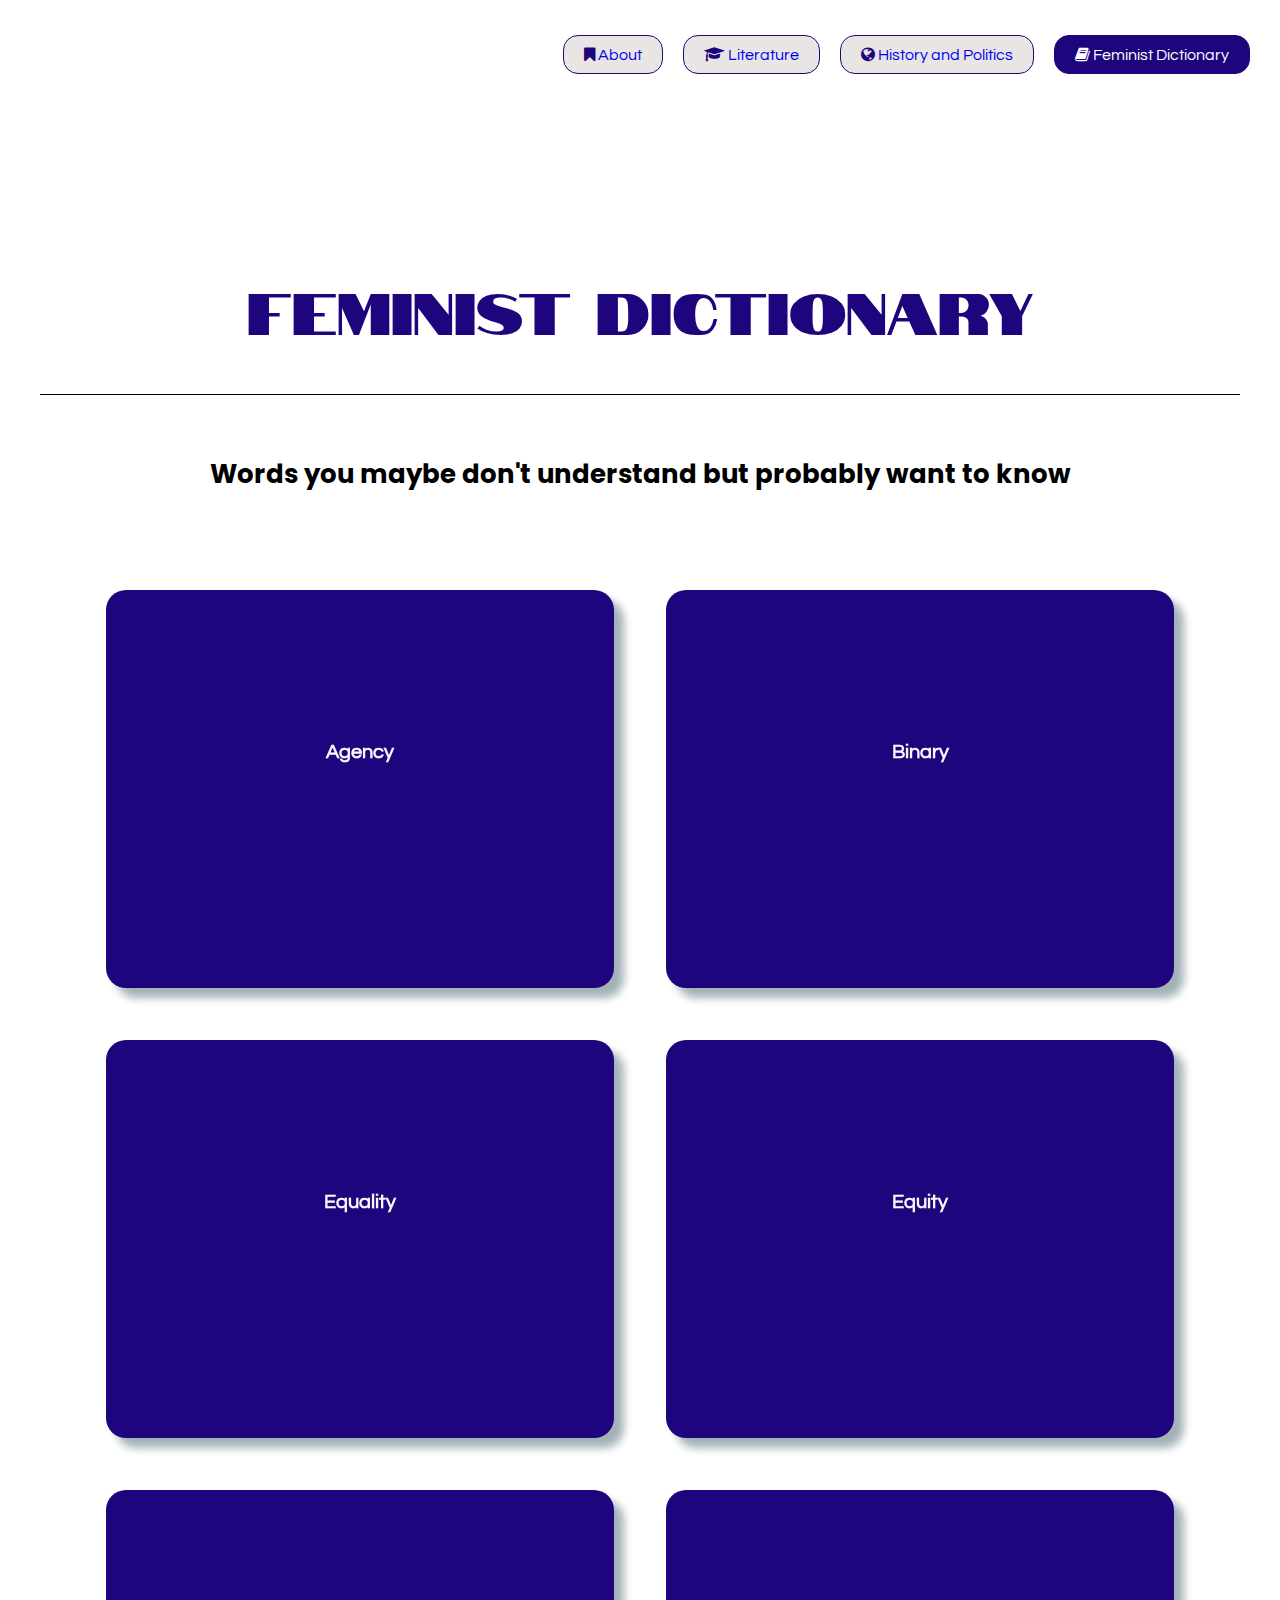
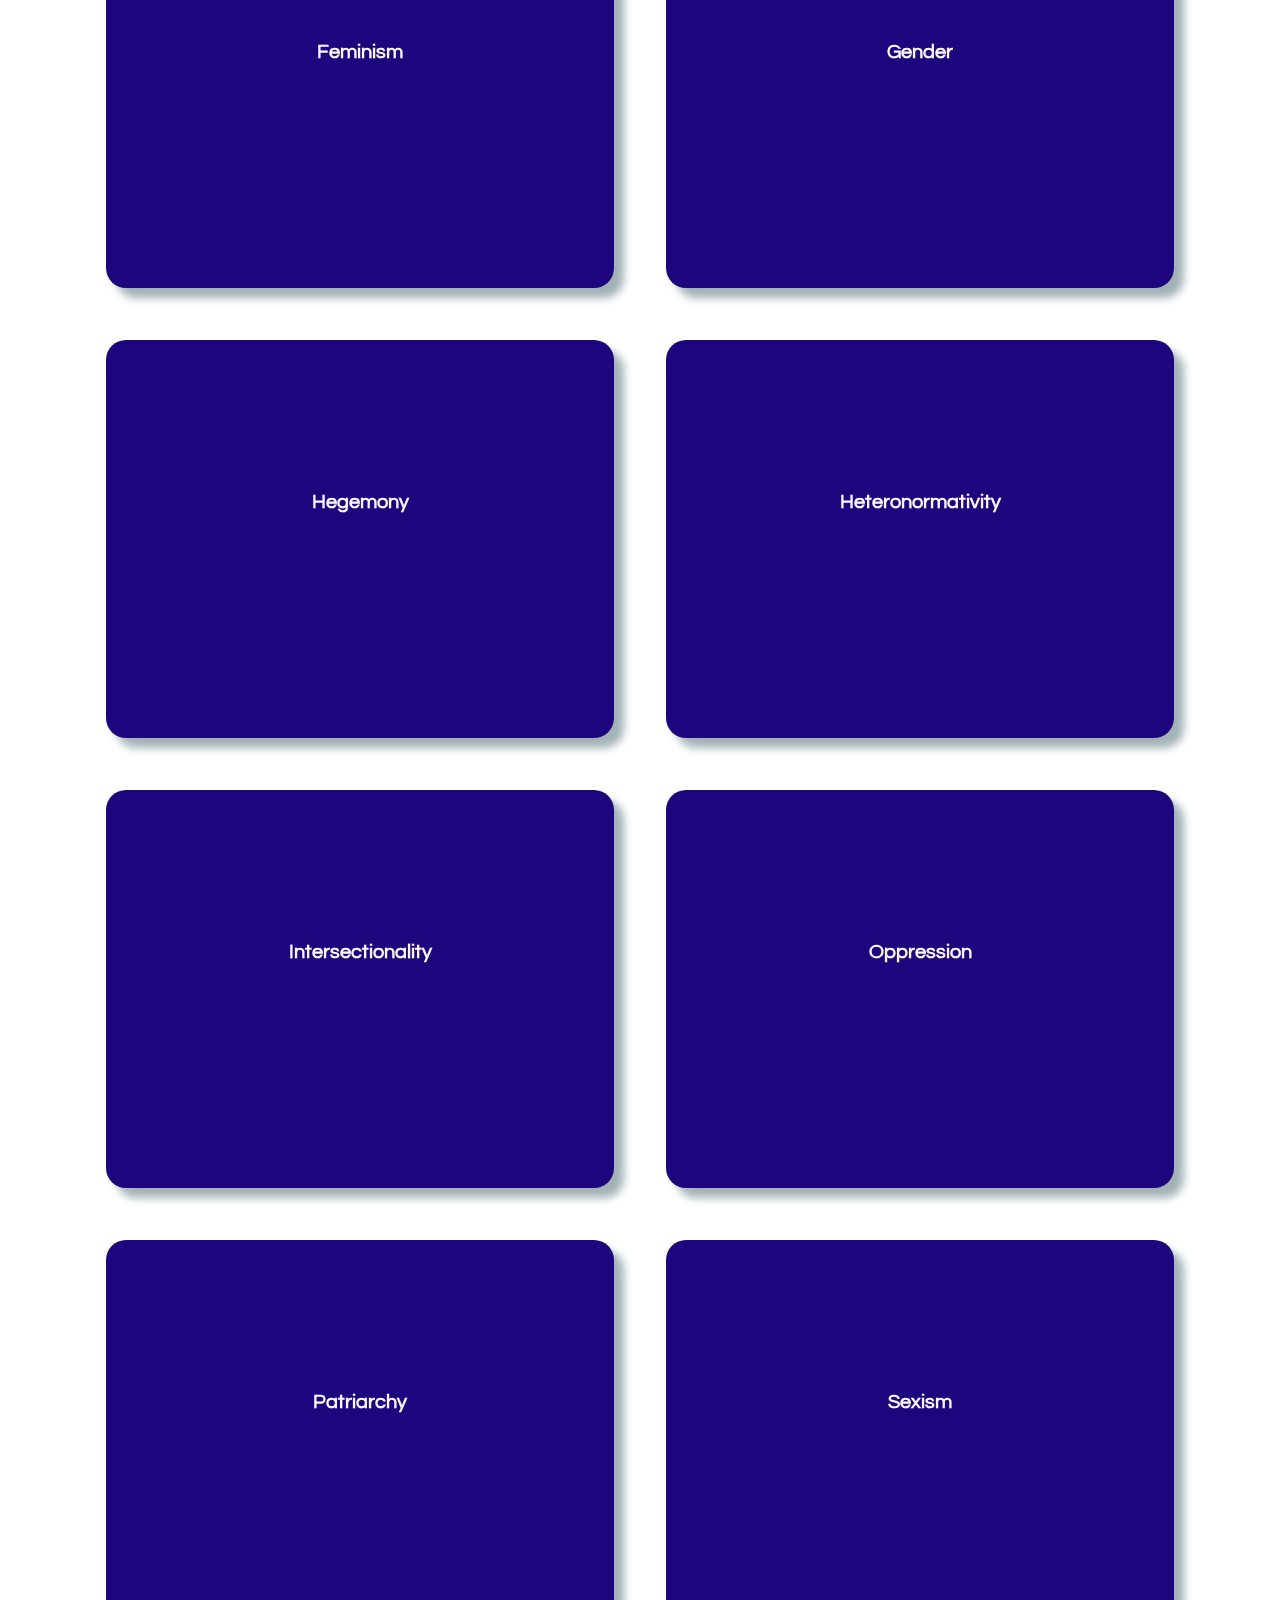
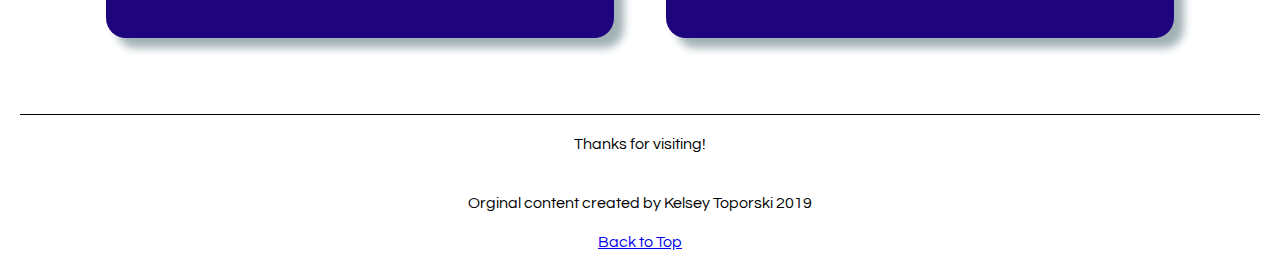
<file: femdict.html>
<!DOCTYPE html>
<html lang="en">
<head>
  <meta charset="UTF-8">

  <meta name="viewport" content="width=device-width, initial-scale=1.0">

  <!-- connects to the stylesheets -->
  <link rel="stylesheet" href="css/reset.css">
  <link rel="stylesheet" href="css/style.css">

  <!-- connect to a Google font -->
  <link href="https://fonts.googleapis.com/css?family=Monoton" rel="stylesheet">
  <link href="https://fonts.googleapis.com/css?family=Notable" rel="stylesheet">
  <link href="https://fonts.googleapis.com/css?family=Poppins" rel="stylesheet">
  <link href="https://fonts.googleapis.com/css?family=Questrial" rel="stylesheet">
  <!-- connect to a Font Aweseom font -->
  <link rel="stylesheet" href="https://cdnjs.cloudflare.com/ajax/libs/font-awesome/4.7.0/css/font-awesome.min.css">
  <!-- connect to a favicon -->

  <title>Women's Web - Dictionary</title>
</head>

<body>
  <a href="#content" class="skip">Skip to main content</a>
  <header>
    <nav>
        <ul>
          <li><a href="index.html"><i class="fa fa-bookmark"></i> About</a></li>
          <li><a href="literature.html"><i class="fa fa-graduation-cap"></i> Literature</a></li>
          <li><a href="history.html"><i class="fa fa-globe"></i> History and Politics</a></li>
          <li><a class="current" href="femdict.html"><i class="fa fa-book active"></i> Feminist Dictionary</a></li>
        </ul>
    </nav>
      <!-- definitions from meriam webster -->
      <!-- interpretations from
            The Dictionary of Feminist Theory - Maggie Humm,
            Key Concepts In Post-Colonial Studies - Ashcroft, Bill, Gareth Griffiths, and Helen Tiffin,
            or myself -->
      <!-- interpretation of equity from https://everydayfeminism.com/2014/09/equality-is-not-enough/ -->
    <h1>Feminist Dictionary</h1>
    <h3>Words you maybe don't understand but probably want to know</h3>

  </header>

  <main id= "content" tabindex="0">

      <!-- definitions from meriam webster -->
      <!-- interpretations from
            The Dictionary of Feminist Theory - Maggie Humm,
            Key Concepts In Post-Colonial Studies - Ashcroft, Bill, Gareth Griffiths, and Helen Tiffin,
            or myself -->
      <!-- interpretation of equity from https://everydayfeminism.com/2014/09/equality-is-not-enough/ -->

        <div class = "flipcards">
          <div class = "flipbox">
            <div class="flipbox-inner">
              <div class="flipbox-front">
                <h2>Agency</h2>
              </div>
              <div class="flipbox-back">
                  <h3>Definition</h3>
                    <p>the capacity, condition, or state of acting or of exerting power</p>
                  <h3>Interpretation</h3>
                    <p>
                      Agency refers to the ability to act or perform an action. In contemporary theory, it hinges on the question of whether individuals can freely and autonomously initiate action, or whether the things they do are in some sense determined by the ways in which their identity has been constructed.
                    </p>
              </div>
            </div>
          </div>
          
          <div class = "flipbox">
            <div class="flipbox-inner">
              <div class="flipbox-front">
                <h2>Binary</h2>
              </div>
              <div class = "flipbox-back">
                  <h3>Definition</h3>
                    <p>
                      a division into two groups or classes that are considered diametrically opposite
                    </p>
                  <h3>Interpretation</h3>
                    <p>
                      Two terms which are opposites. For example, rational/irrational, white/black, man/woman. The first term in a binary is often seen as superior to the second. These binaries in turn produce hierarchies of meaning which are then socially institutionalized.
                    </p>
              </div>
            </div>
          </div>
          
          <div class = "flipbox">
            <div class="flipbox-inner">
              <div class="flipbox-front">
                <h2>Equality</h2>
              </div>
            <div class = "flipbox-back">
                <h3>Definition</h3>
                  <p>
                    the quality or state of being equal (where equal is defined as like for each member of a group, class, or society)
                  </p>
                <h3>Interpretation</h3>
                  <p>
                    Equality is based on the idea that no individual should be less equal in opportunity or in human rights than any other.
                  </p>
              </div>
            </div>
          </div>
            
          <div class = "flipbox">
            <div class="flipbox-inner">
              <div class="flipbox-front">
                <h2>Equity</h2>
              </div>
            <div class = "flipbox-back">
                <h3>Definition</h3>
                  <p>
                    justice according to natural law or right
                  </p>
                <h3>Interpretation</h3>
                  <p>
                    Equity is often viewed as the same as equality, but is not. Both revolve around fairness, but while equality is about treating all people the same, equity is about giving people what they need to be successful. Equality assumes that all people start from the same place and needs the same help, and this isn't true. Some people might need more help than others, and equity is about making sure that those people get that help and get on an even playing field so equality works.
                  </p>
            </div>
          </div>
        </div>
          
          <div class = "flipbox">
            <div class="flipbox-inner">
              <div class="flipbox-front">
                <h2>Feminism</h2>
              </div>
              <div class="flipbox-back">
                  <h3>Definition</h3>
                    <p>
                      the theory of the political, economic, and social equality of the sexes
                    </p>
                  <h3>Interpretation</h3>
                    <p>
                      Feminism incorporates both a doctrine of equal rights for women and an ideology of social transformation aiming to create a world for women beyond simple social equality. This may look different for different women, e.g. a black woman and a white woman may not have the same definition of what feminism is, leading to not one but several different "feminisms" existing.
                    </p>
              </div>
            </div>
          </div>
          
          <div class = "flipbox">
            <div class="flipbox-inner">
              <div class="flipbox-front">
                <h2>Gender</h2>
              </div>
              <div class="flipbox-back">
                  <h3>Definition</h3>
                    <p>
                      the behavioral, cultural, or psychological traits typically associated with one sex
                    </p>
                  <h3>Interpretation</h3>
                    <p>
                      Contemporary feminist theory is careful to distinguish between sex and gender. Gender is often seen as a social construct - as a performance that one acts out over life, consciously or not. It is separate from a person's sex, whether or not a person's correlating gender and sex match society's chosen norms, e.g. someone who's sex is assigned as female at birth, and the person's chosen gender identity is female/woman/etc. as well.
                    </p>
              </div>
            </div>
          </div>
      
          <div class = "flipbox">
            <div class="flipbox-inner">
              <div class="flipbox-front">
                <h2>Hegemony</h2>
              </div>
              <div class="flipbox-back">
                  <h3>Definition</h3>
                    <p>
                      the social, cultural, ideological, or economic influence exerted by a dominant group
                    </p>
                  <h3>Interpretation</h3>
                    <p>
                      Fundamentally, hegemony is the power of the ruling class to convince other classes that their interests are the interests of all.  Domination is thus exerted not by force, nor even necessarily by active persuasion, but by a more subtle and inclusive power over the economy, and over state apparatuses such as education and the media, by which the ruling class's interest is presented as the common interest and thus comes to be taken for granted.
                    </p>
              </div>
            </div>
          </div>

          <div class = "flipbox">
            <div class="flipbox-inner">
              <div class="flipbox-front">
                <h2>Heteronormativity</h2>
              </div>
            <div class="flipbox-back">
              <h3>Definition</h3>
                <p>
                  the attitude that heterosexuality is the only normal and natural expression of sexuality
                </p>
              <h3>Interpretation</h3>
                <p>
                  Heteronormativity plays into several different aspects of our lives, and revolves around people believing that there isn't and shouldn't be anything outside the binary of male and female, regarding sex and gender, and that these two categories should have certain characteristics, such as males being masculine, females being nurturing, and males only being attracted to females and vice versa. Homophobia often stems from heteronormative beliefs.
                </p>
              </div>
            </div>
          </div>

          <div class = "flipbox">
            <div class="flipbox-inner">
              <div class="flipbox-front">
                <h2>Intersectionality</h2>
              </div>
              <div class="flipbox-back">
                  <h3>Definition</h3>
                    <p>
                      the complex, cumulative way in which the effects of multiple forms of discrimination (such as racism, sexism, and classism) combine, overlap, or intersect especially in the experiences of marginalized individuals or groups
                    </p>
                  <h3>interpretation</h3>
                    <p>
                      Important in the sense that people can't be narrowed down to one factor of their identity, as there are several different pieces that are part of the whole. For example, many black women feel like they are never "just a woman" or "just black", but "a black woman". This is because both identities are crucial to how they are treated by society.
                    </p>
                    <p>
                      The law does a poor job of taking intersectionality into consideration, often ignoring overlapping discrimination that comes with different identities. Again with black women as an example, the law either views them as only a woman, and bases judgement off of the discrimination white women may or may not recieve, or views them as a black person, and bases judgement off of the discrimination a black man may or may not recieve, but can't comprehend the unique dual discrimination of both of these identities.
                    </p>
                </div>
              </div>
          </div>
          
          <div class = "flipbox">
            <div class="flipbox-inner">
              <div class="flipbox-front">
                <h2>Oppression</h2>
              </div>
              <div class="flipbox-back">
                <h3>Definition</h3>
                  <p>
                    unjust or cruel exercise of authority or power
                  </p>
                <h3>Interpretation</h3>
                  <p>
                    Women's oppression is the experience of sexism as a system of domination.
                  </p>
                </div>
              </div>
          </div>

          <div class = "flipbox">
            <div class="flipbox-inner">
              <div class="flipbox-front">
                <h2>Patriarchy</h2>
              </div>
              <div class="flipbox-back">
                  <h3>Definition</h3>
                    <p>
                      control by men of a disproportionately large share of power
                    </p>
                  <h3>Interpretation</h3>
                    <p>
                      A system of male authority which oppresses women through its social, political and economic institutions. In any of the historical forms that patriarchal society takes, a sex-gender system and a system of economic discrimination operate simultaneously. Patriarchy has power from men's greater access to, and mediation of, the resources and rewards of authority structures inside and outside the home.
                    </p>
                </div>
              </div>
          </div>

          <div class = "flipbox">
            <div class="flipbox-inner">
              <div class="flipbox-front">
                <h2>Sexism</h2>
              </div>
            <div class="flipbox-back">
                <h3>Definition</h3>
                  <p>
                    prejudice or discrimination based on sex
                  </p>
                <h3>Interpretation</h3>
                  <p>
                    In conventional sociology "sex role" is a social role allocated to men and to women on a basis of biological sex. Feminist theory argues that gender associated behavior is linked arbitrarily by society to each biological sex. Women are given expressive traits and men instrumental traits. Sex roles are a form of oppression because they keep women from social activity.
                  </p>
              </div>
            </div>
          </div>
        </div>

      <script>
        var flipboxes = document.getElementsByClassName("flipbox");

        for (var i = 0; i < flipboxes.length; i++) {
            flipboxes[i].addEventListener("click", function() {
                this.querySelector(".flipbox-inner").classList.add("touchstart");
            });
        }
      </script>

  </main>

    <footer>
      <p class="thanks">
        Thanks for visiting! <i class="far fa-grin"></i>
      </p>
      <p>Orginal content created by Kelsey Toporski 2019</p>

      <a href="#top" class="tops">Back to Top</a>
    </footer>

</body>
</html>
</file>
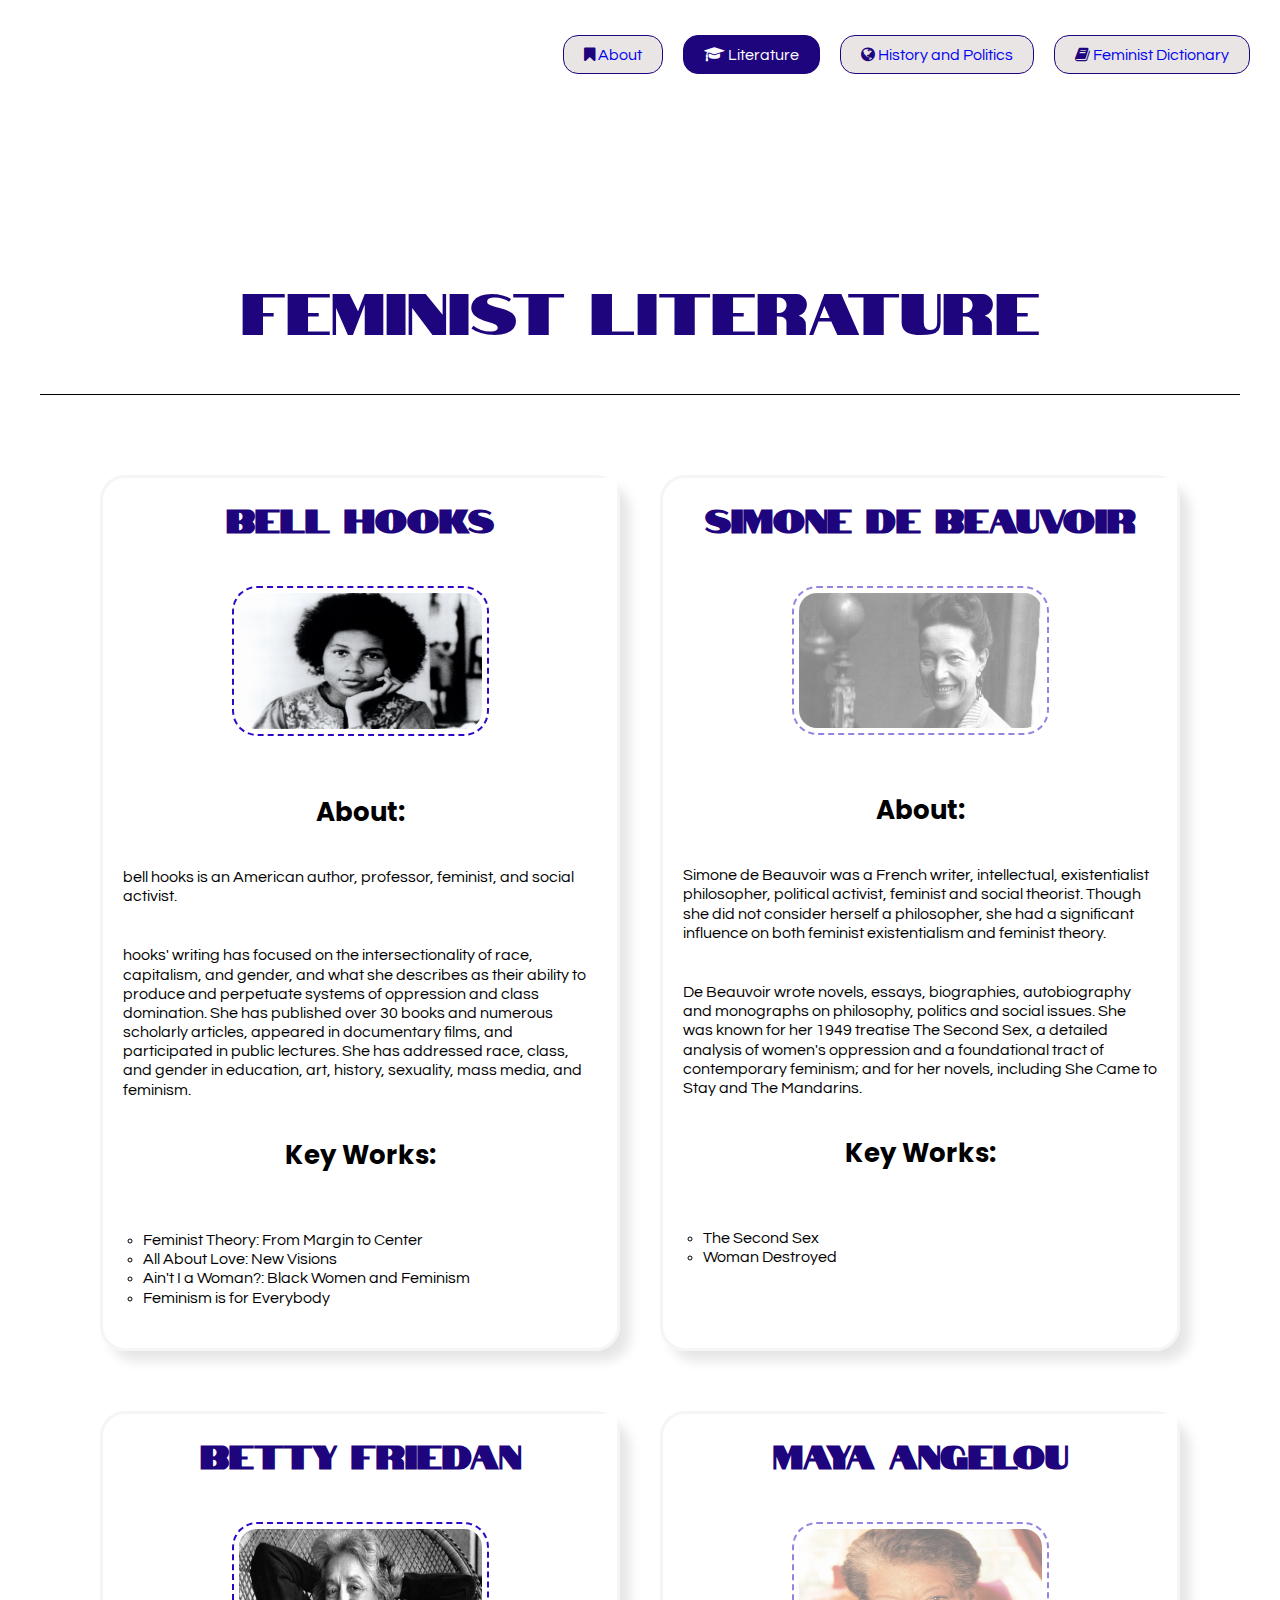
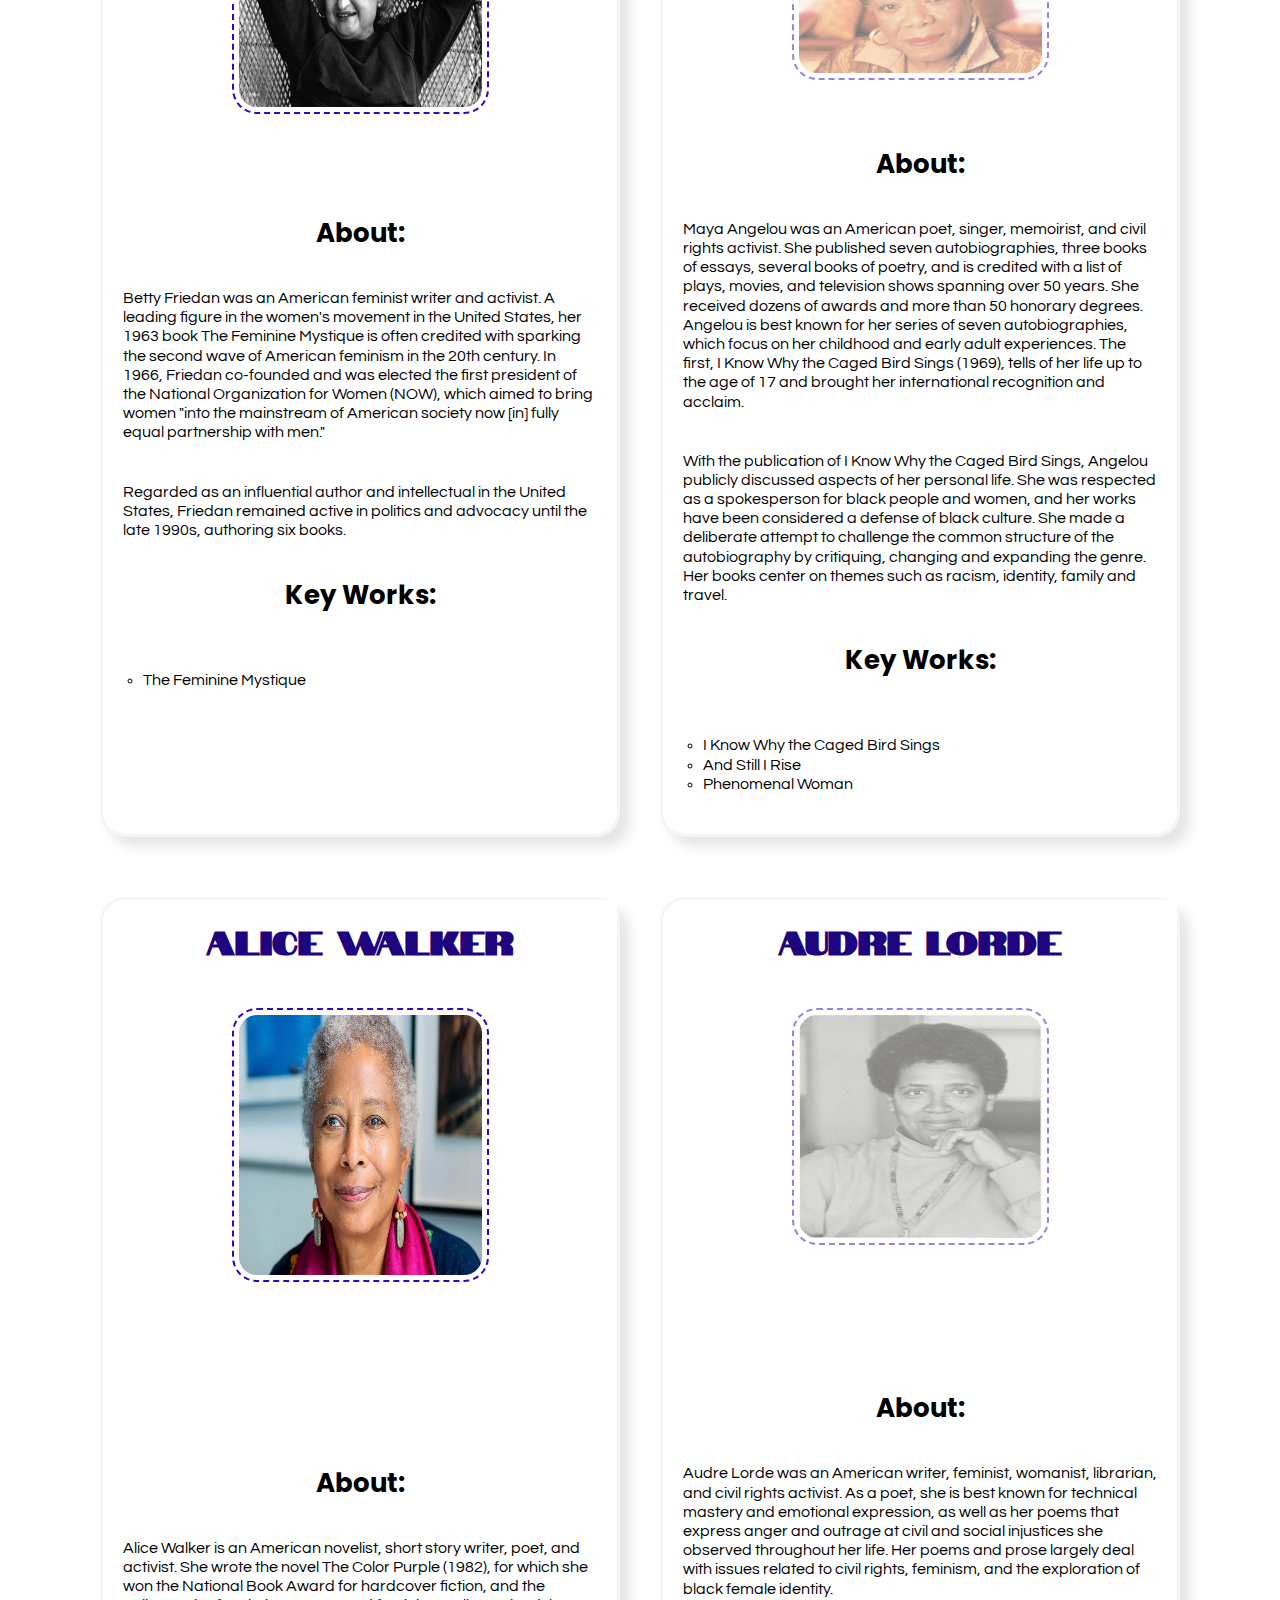
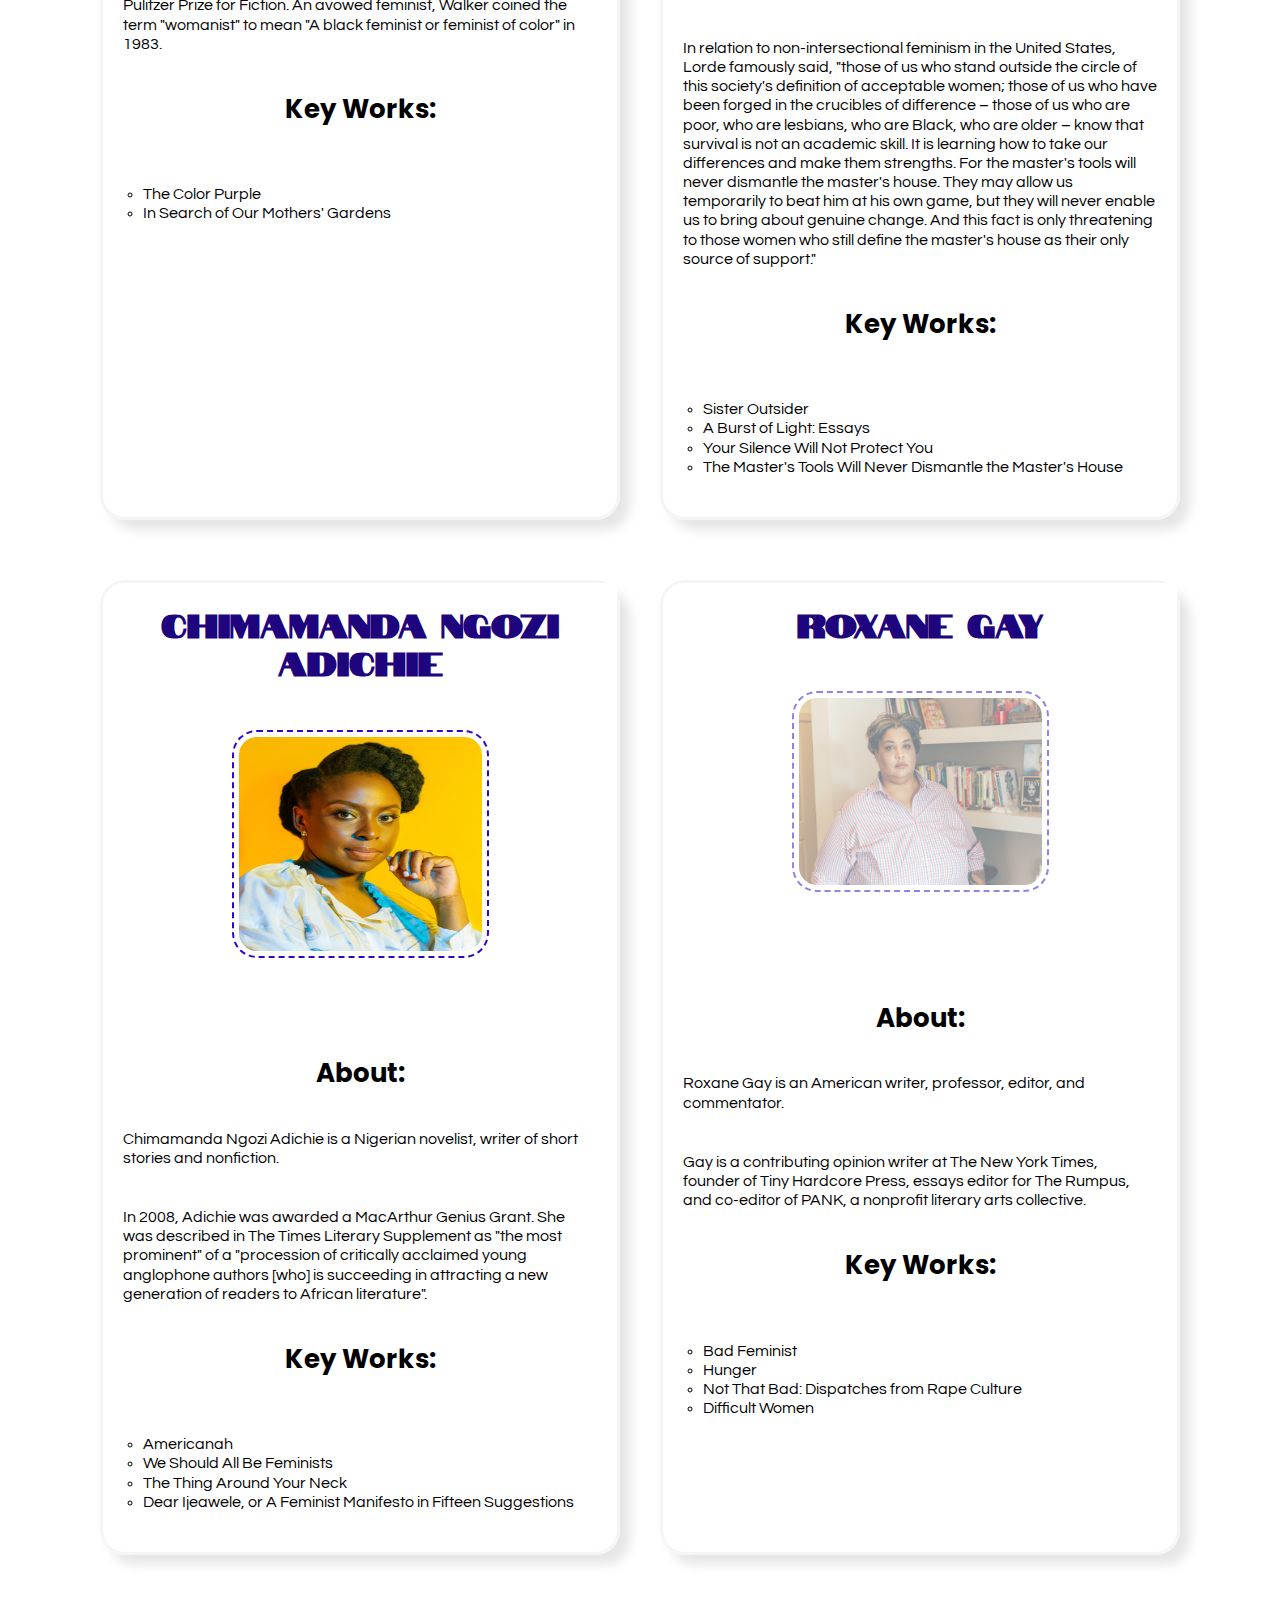
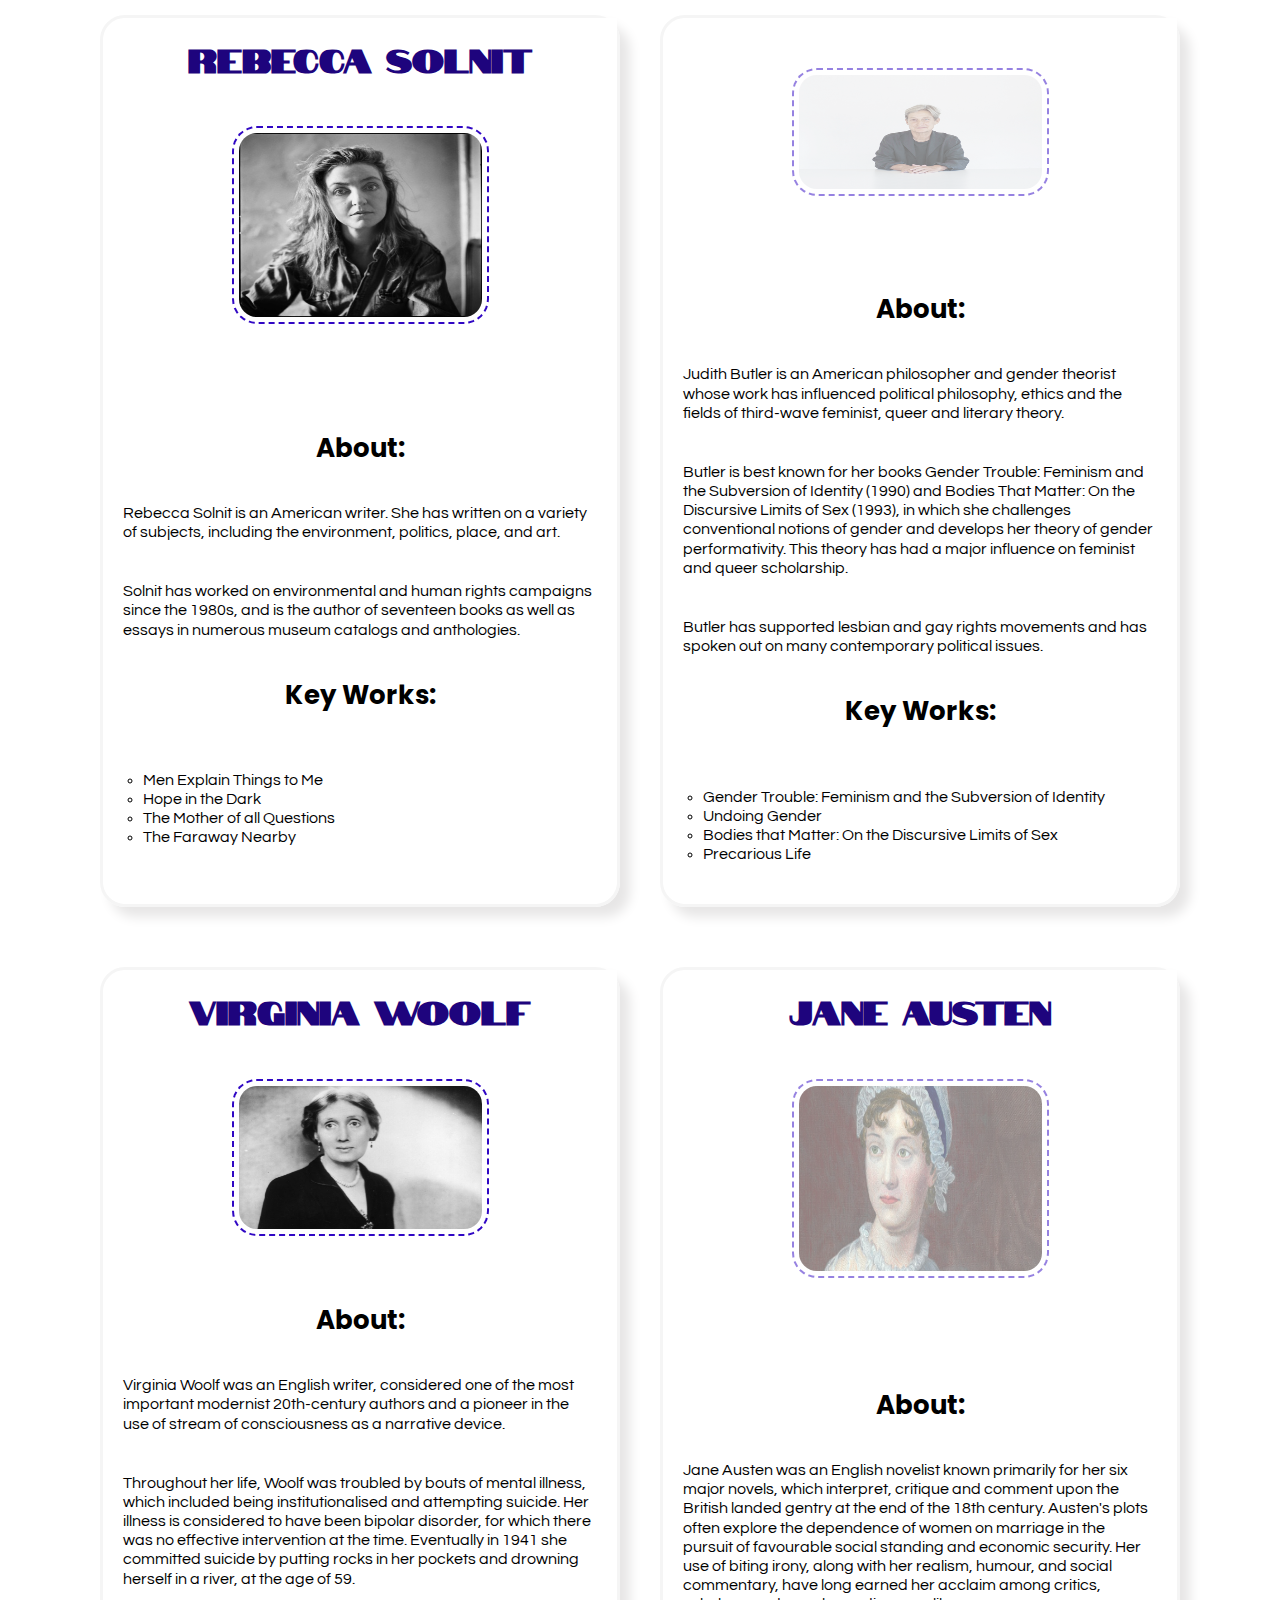
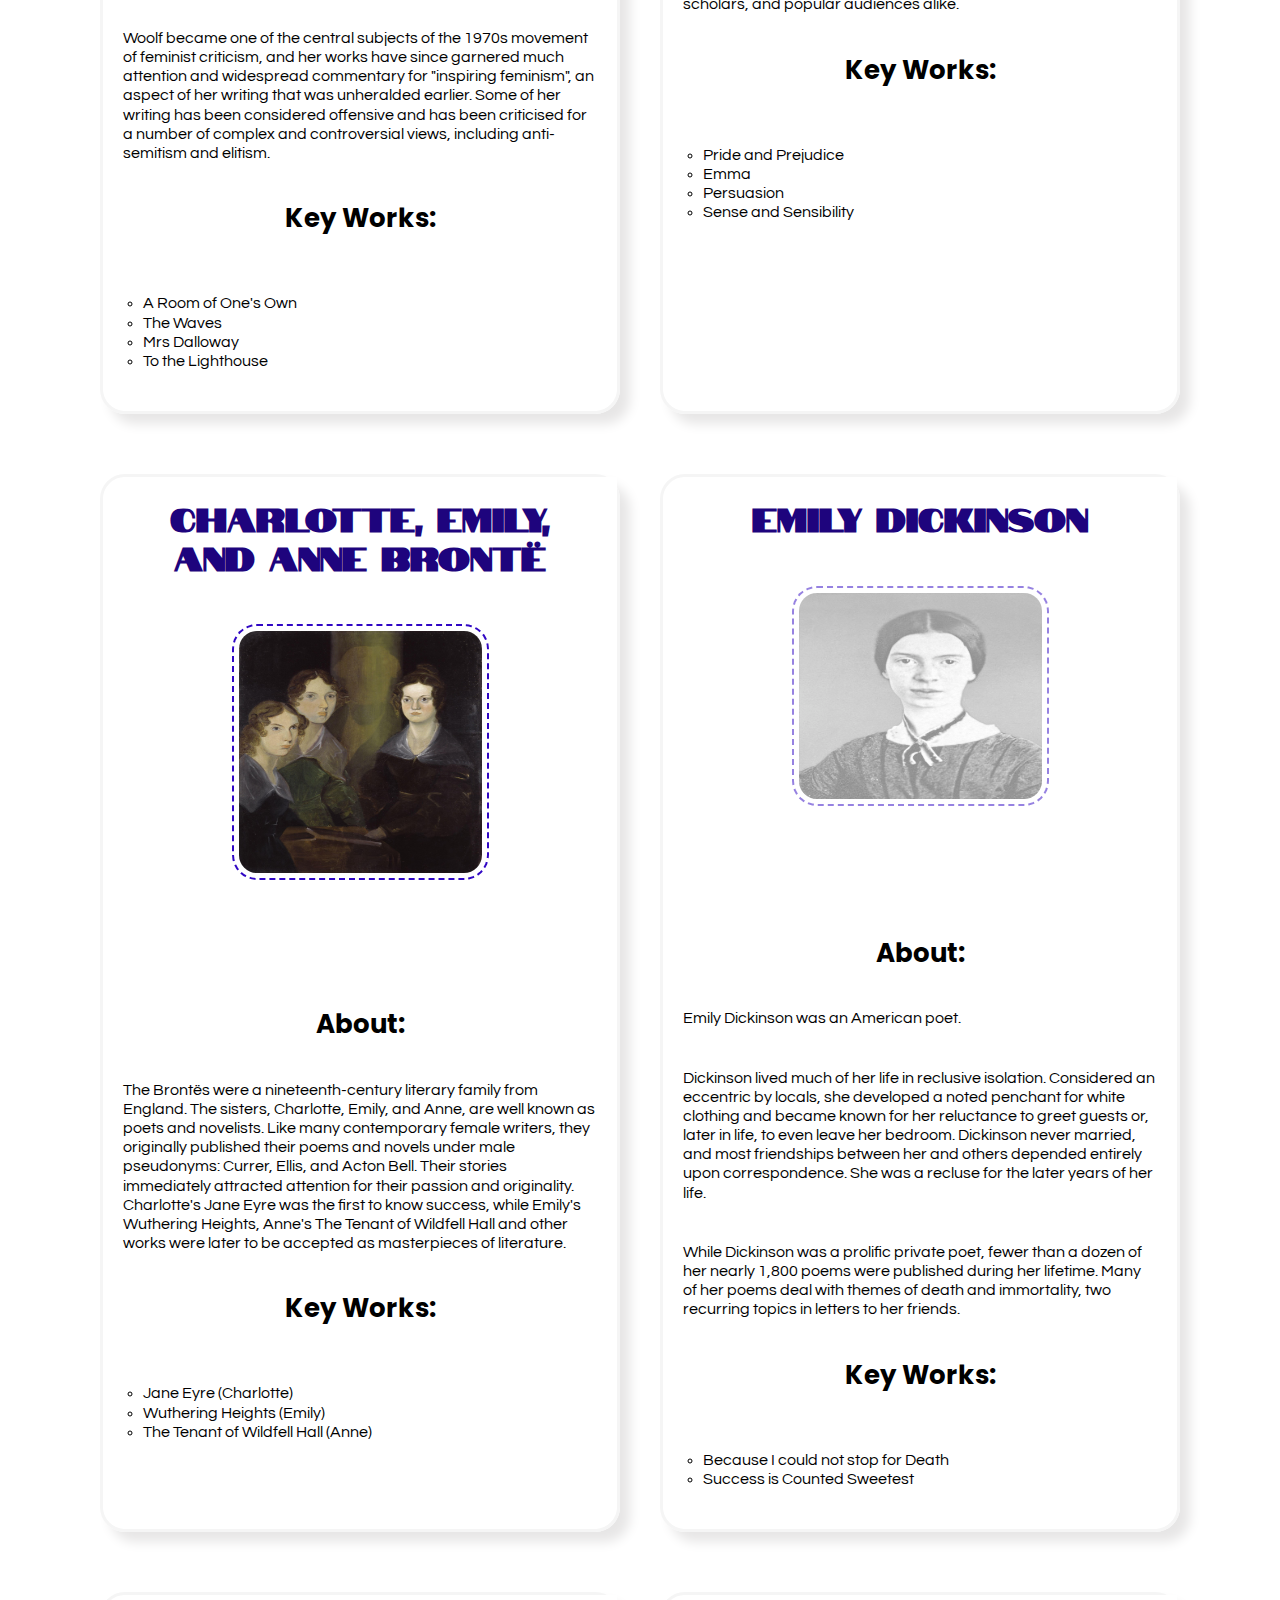
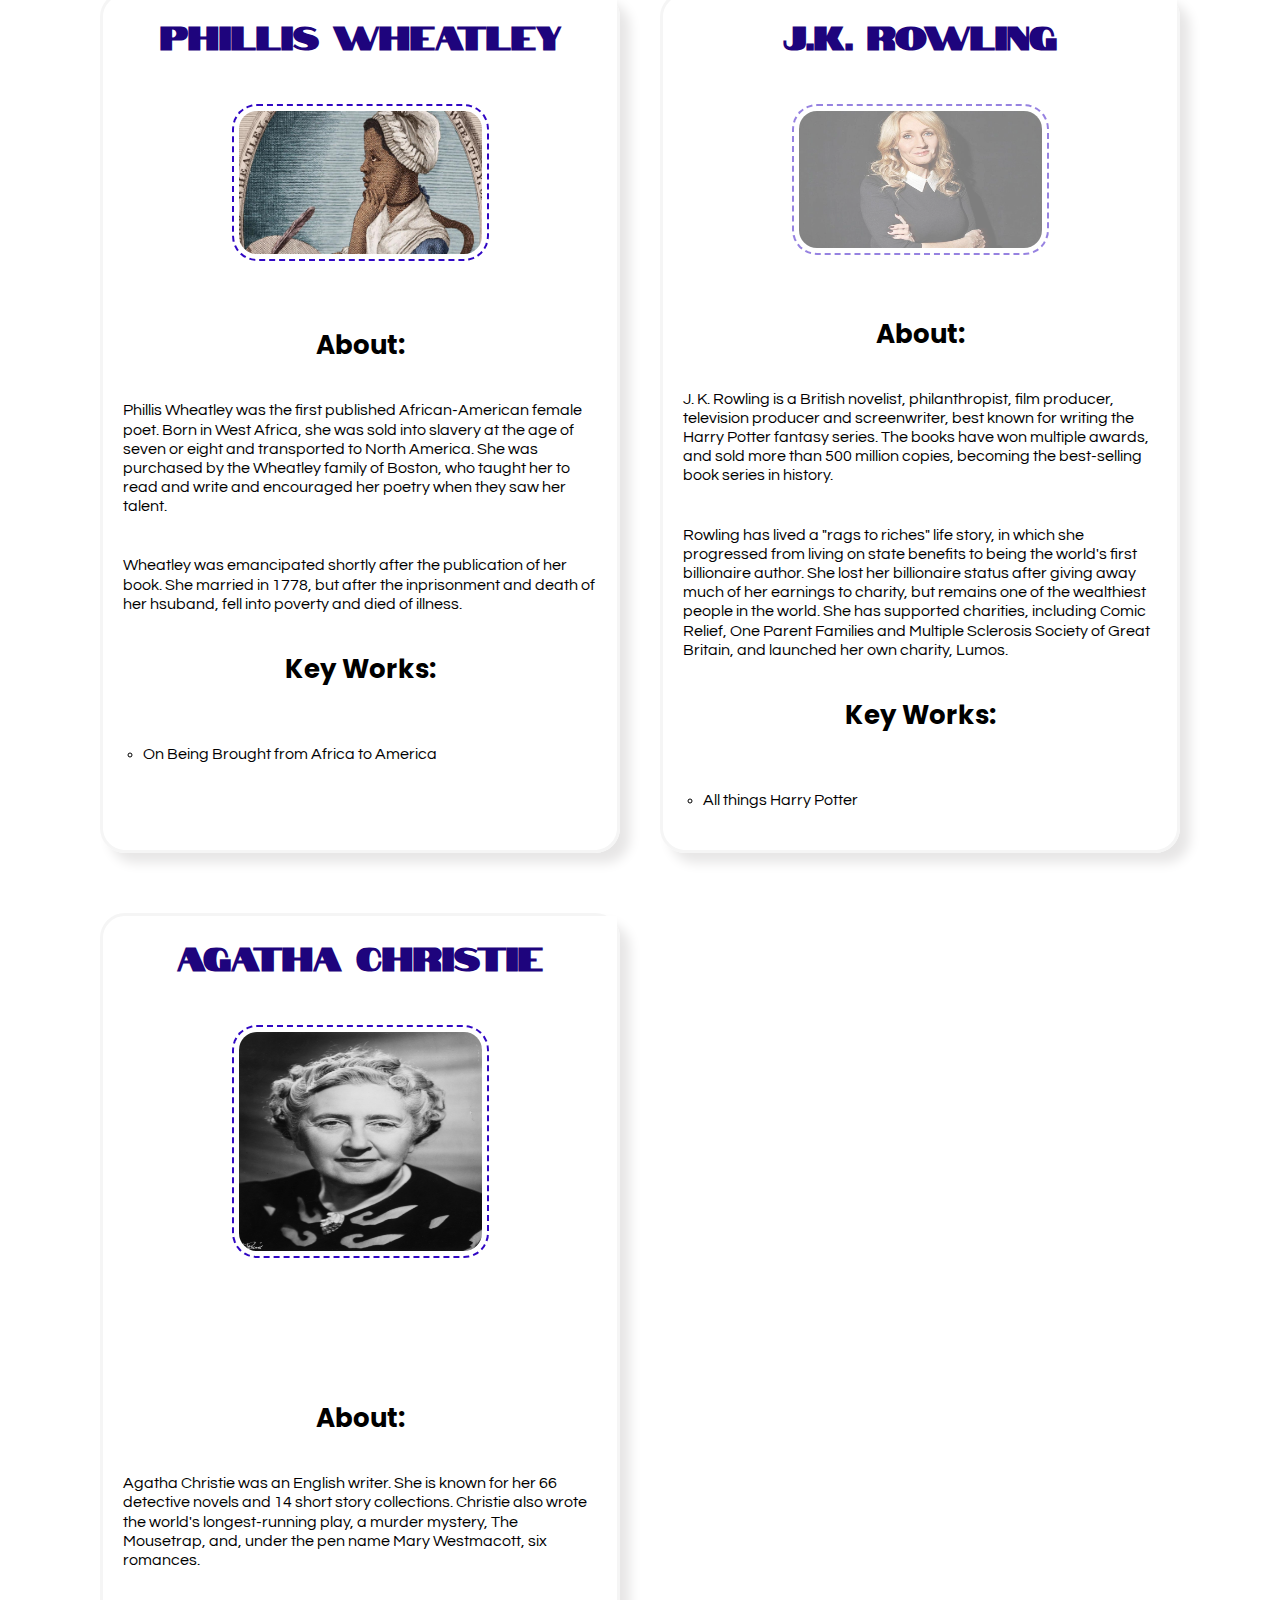
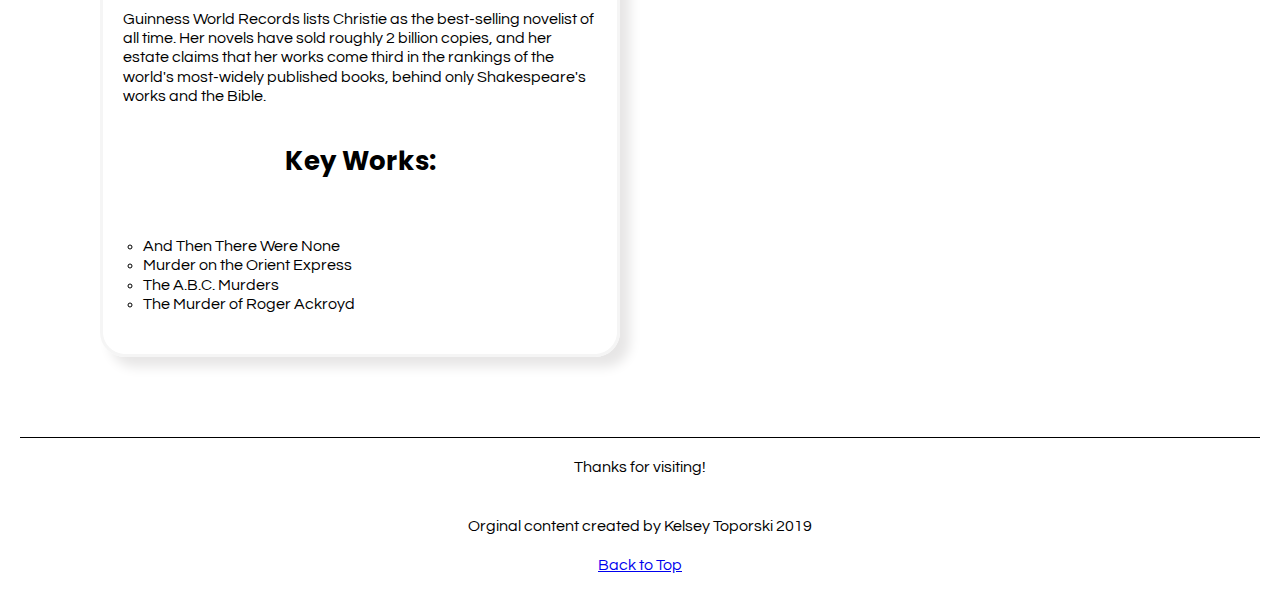
<file: literature.html>
<!DOCTYPE html>
<html lang="en">
<head>
  <meta charset="UTF-8">

  <meta name="viewport" content="width=device-width, initial-scale=1.0">

  <!-- connects to the stylesheets -->
  <link rel="stylesheet" href="css/reset.css">
  <link rel="stylesheet" href="css/style.css">
  <!-- connect to a Google font -->  
  <link href="https://fonts.googleapis.com/css?family=Monoton" rel="stylesheet">
  <link href="https://fonts.googleapis.com/css?family=Notable" rel="stylesheet">
  <link href="https://fonts.googleapis.com/css?family=Poppins" rel="stylesheet">
  <link href="https://fonts.googleapis.com/css?family=Questrial" rel="stylesheet">

  <!-- connect to a Font Aweseom font -->
  <link rel="stylesheet" href="https://cdnjs.cloudflare.com/ajax/libs/font-awesome/4.7.0/css/font-awesome.min.css">
  <!-- connect to a favicon -->

  <title>Women's Web - Literature</title>
</head>

<body>
  <a href="#container" class="skip">Skip to main content</a>
  <header>
    <nav>
        <ul>
          <li><a href="index.html"><i class="fa fa-bookmark"></i> About</a></li>
          <li><a class="current" href="literature.html"><i class="fa fa-graduation-cap active"></i> Literature</a></li>
          <li><a href="history.html"><i class="fa fa-globe"></i> History and Politics</a></li>
          <li><a href="femdict.html"><i class="fa fa-book"></i> Feminist Dictionary</a></li>
        </ul>
    </nav>
      <!-- definitions from meriam webster -->
      <!-- interpretations from
            The Dictionary of Feminist Theory - Maggie Humm,
            Key Concepts In Post-Colonial Studies - Ashcroft, Bill, Gareth Griffiths, and Helen Tiffin,
            or myself -->
      <!-- interpretation of equity from https://everydayfeminism.com/2014/09/equality-is-not-enough/ -->

    <h1>Feminist Literature</h1>
  </header>

  <main class= "container" id= "container">

    <div class = "row">
      <div class = "column2">
        <h2>Bell hooks</h2>
        <img src="images/bell_hooks.jpg" alt="Image of bell hooks">
        </div>
      <div class = "column1">
      <h3>About:</h3>
        <p>
          bell hooks is an American author, professor, feminist, and social activist.
        </p>
        <p>
          hooks' writing has focused on the intersectionality of race, capitalism, and gender, and what she describes as their ability to produce and perpetuate systems of oppression and class domination. She has published over 30 books and numerous scholarly articles, appeared in documentary films, and participated in public lectures. She has addressed race, class, and gender in education, art, history, sexuality, mass media, and feminism.
        </p>
      <h3>Key Works:</h3>
        <ul>
          <li>Feminist Theory: From Margin to Center</li>
          <li>All About Love: New Visions</li>
          <li>Ain't I a Woman?: Black Women and Feminism</li>
          <li>Feminism is for Everybody</li>
        </ul>
      </div>
    </div>

      <div class = "row" >
        <div class = "column2">
          <h2>Simone de Beauvoir</h2>
          <img src="images/simone_db.jpg"  width="200" alt="Image of Simone de Beauvoir">
        </div>
      <div class = "column1">
      <h3>About:</h3>
        <p>
          Simone de Beauvoir was a French writer, intellectual, existentialist philosopher, political activist, feminist and social theorist. Though she did not consider herself a philosopher, she had a significant influence on both feminist existentialism and feminist theory.
        </p>
        <p>
          De Beauvoir wrote novels, essays, biographies, autobiography and monographs on philosophy, politics and social issues. She was known for her 1949 treatise The Second Sex, a detailed analysis of women's oppression and a foundational tract of contemporary feminism; and for her novels, including She Came to Stay and The Mandarins.
        </p>
      <h3>Key Works:</h3>
        <ul>
          <li>The Second Sex</li>
          <li>Woman Destroyed</li>
        </ul>
      </div>
      </div>

      <div class = "row">
        <div class = "column2">
          <h2>Betty Friedan</h2>
          <img src="images/betty_friedan.jpg" alt="Image of Betty Friedan">
        </div>
      <div class = "column1">
      <h3>About:</h3>
        <p>
          Betty Friedan was an American feminist writer and activist. A leading figure in the women's movement in the United States, her 1963 book The Feminine Mystique is often credited with sparking the second wave of American feminism in the 20th century. In 1966, Friedan co-founded and was elected the first president of the National Organization for Women (NOW), which aimed to bring women "into the mainstream of American society now [in] fully equal partnership with men."
        </p>
        <p>
          Regarded as an influential author and intellectual in the United States, Friedan remained active in politics and advocacy until the late 1990s, authoring six books.
        </p>
      <h3>Key Works:</h3>
        <ul>
          <li>The Feminine Mystique</li>
        </ul>
      </div>
      </div>

      <div class = "row">
        <div class = "column2">
          <h2>Maya Angelou</h2>
          <img src="images/maya_angelou.jpg"  width="200" alt="Image of Maya Angelou">
          </div>
      <div class = "column1">
      <h3>About:</h3>
        <p>
          Maya Angelou was an American poet, singer, memoirist, and civil rights activist. She published seven autobiographies, three books of essays, several books of poetry, and is credited with a list of plays, movies, and television shows spanning over 50 years. She received dozens of awards and more than 50 honorary degrees. Angelou is best known for her series of seven autobiographies, which focus on her childhood and early adult experiences. The first, I Know Why the Caged Bird Sings (1969), tells of her life up to the age of 17 and brought her international recognition and acclaim.
        </p>
        <p>
          With the publication of I Know Why the Caged Bird Sings, Angelou publicly discussed aspects of her personal life. She was respected as a spokesperson for black people and women, and her works have been considered a defense of black culture. She made a deliberate attempt to challenge the common structure of the autobiography by critiquing, changing and expanding the genre. Her books center on themes such as racism, identity, family and travel.
        </p>
      <h3>Key Works:</h3>
        <ul>
          <li>I Know Why the Caged Bird Sings</li>
          <li>And Still I Rise</li>
          <li>Phenomenal Woman</li>
        </ul>
        </div>
      </div>

      <!-- <script>
        alert("HI");
        console.log("hey good lookin");
      </script> -->

      <div class = "row">
        <div class = "column2">
          <h2>Alice Walker</h2>
          <img src="images/alice_walker.jpg"  width="200" alt="Image of Alice Walker">
          </div>
      <div class = "column1">
      <h3>About:</h3>
        <p>
          Alice Walker is an American novelist, short story writer, poet, and activist. She wrote the novel The Color Purple (1982), for which she won the National Book Award for hardcover fiction, and the Pulitzer Prize for Fiction. An avowed feminist, Walker coined the term "womanist" to mean "A black feminist or feminist of color" in 1983.
        </p>
      <h3>Key Works:</h3>
        <ul>
          <li>The Color Purple</li>
          <li>In Search of Our Mothers' Gardens</li>
        </ul>
        </div>
      </div>

      <div class = "row">
        <div class = "column2">
          <h2>Audre Lorde</h2>
          <img src="images/audre_lorde.jpg"  width="200" alt="Image of Audre Lorde">
          </div>
      <div class = "column1">
      <h3>About:</h3>
        <p>
          Audre Lorde was an American writer, feminist, womanist, librarian, and civil rights activist. As a poet, she is best known for technical mastery and emotional expression, as well as her poems that express anger and outrage at civil and social injustices she observed throughout her life. Her poems and prose largely deal with issues related to civil rights, feminism, and the exploration of black female identity.
        </p>
        <p>
          In relation to non-intersectional feminism in the United States, Lorde famously said, "those of us who stand outside the circle of this society's definition of acceptable women; those of us who have been forged in the crucibles of difference – those of us who are poor, who are lesbians, who are Black, who are older – know that survival is not an academic skill. It is learning how to take our differences and make them strengths. For the master's tools will never dismantle the master's house. They may allow us temporarily to beat him at his own game, but they will never enable us to bring about genuine change. And this fact is only threatening to those women who still define the master's house as their only source of support."
        </p>
      <h3>Key Works:</h3>
        <ul>
          <li>Sister Outsider</li>
          <li>A Burst of Light: Essays</li>
          <li>Your Silence Will Not Protect You</li>
          <li>The Master's Tools Will Never Dismantle the Master's House</li>
        </ul>
        </div>
      </div>

      <div class = "row">
        <div class = "column2">
          <h2>Chimamanda Ngozi Adichie</h2>
          <img src="images/chimamanda.jpg"  width="200" alt="Image of Chimamanda Ngozi Adichie">
          </div>
      <div class = "column1">
      <h3>About:</h3>
        <p>
          Chimamanda Ngozi Adichie is a Nigerian novelist, writer of short stories and nonfiction.
        </p>
        <p>
          In 2008, Adichie was awarded a MacArthur Genius Grant. She was described in The Times Literary Supplement as "the most prominent" of a "procession of critically acclaimed young anglophone authors [who] is succeeding in attracting a new generation of readers to African literature".
        </p>
      <h3>Key Works:</h3>
        <ul>
          <li>Americanah</li>
          <li>We Should All Be Feminists</li>
          <li>The Thing Around Your Neck</li>
          <li>Dear Ijeawele, or A Feminist Manifesto in Fifteen Suggestions</li>
        </ul>
        </div>
      </div>

      <div class = "row">
        <div class = "column2">
          <h2>Roxane Gay</h2>
          <img src="images/roxane_gay.jpg"  width="200" alt="Image of Roxane Gay">
          </div>
      <div class = "column1">
      <h3>About:</h3>
        <p>
          Roxane Gay is an American writer, professor, editor, and commentator.
        </p>
        <p>
          Gay is a contributing opinion writer at The New York Times, founder of Tiny Hardcore Press, essays editor for The Rumpus, and co-editor of PANK, a nonprofit literary arts collective.
        </p>
      <h3>Key Works:</h3>
        <ul>
          <li>Bad Feminist</li>
          <li>Hunger</li>
          <li>Not That Bad: Dispatches from Rape Culture</li>
          <li>Difficult Women</li>
        </ul>
      </div>
      </div>

      <div class = "row">
        <div class = "column2">
          <h2>Rebecca Solnit</h2>
          <img src="images/rebecca_solnit.jpg"  width="200" alt="Image of Rebecca Solnit">
          </div>
      <div class = "column1">
      <h3>About:</h3>
        <p>
          Rebecca Solnit is an American writer. She has written on a variety of subjects, including the environment, politics, place, and art.
        </p>
        <p>
          Solnit has worked on environmental and human rights campaigns since the 1980s, and is the author of seventeen books as well as essays in numerous museum catalogs and anthologies.
        </p>
      <h3>Key Works:</h3>
        <ul>
          <li>Men Explain Things to Me</li>
          <li>Hope in the Dark</li>
          <li>The Mother of all Questions</li>
          <li>The Faraway Nearby</li>
        </ul>
      </div>
      </div>

      <div class = "row">
        <div class = "column2">
          
          <img src="images/judith_butler.jpg"  width="200" alt="Image of Judith Butler">
          </div>
      <div class = "column1">
      <h3>About:</h3>
        <p>
          Judith Butler is an American philosopher and gender theorist whose work has influenced political philosophy, ethics and the fields of third-wave feminist, queer and literary theory.
        </p>
        <p>
          Butler is best known for her books Gender Trouble: Feminism and the Subversion of Identity (1990) and Bodies That Matter: On the Discursive Limits of Sex (1993), in which she challenges conventional notions of gender and develops her theory of gender performativity. This theory has had a major influence on feminist and queer scholarship.
        </p>
        <p>
          Butler has supported lesbian and gay rights movements and has spoken out on many contemporary political issues.
        </p>
      <h3>Key Works:</h3>
        <ul>
          <li>Gender Trouble: Feminism and the Subversion of Identity</li>
          <li>Undoing Gender</li>
          <li>Bodies that Matter: On the Discursive Limits of Sex</li>
          <li>Precarious Life</li>
        </ul>
       </div>
      </div>

      <div class = "row">
        <div class = "column2">
          <h2>Virginia Woolf</h2>
          <img src="images/virginia_woolf.jpg"  width="200" alt="Image of Virginia Woolf">
          </div>
      <div class = "column1">
      <h3>About:</h3>
        <p>
          Virginia Woolf was an English writer, considered one of the most important modernist 20th-century authors and a pioneer in the use of stream of consciousness as a narrative device.
        </p>
        <p>
          Throughout her life, Woolf was troubled by bouts of mental illness, which included being institutionalised and attempting suicide. Her illness is considered to have been bipolar disorder, for which there was no effective intervention at the time. Eventually in 1941 she committed suicide by putting rocks in her pockets and drowning herself in a river, at the age of 59.
        </p>
        <p>
          Woolf became one of the central subjects of the 1970s movement of feminist criticism, and her works have since garnered much attention and widespread commentary for "inspiring feminism", an aspect of her writing that was unheralded earlier. Some of her writing has been considered offensive and has been criticised for a number of complex and controversial views, including anti-semitism and elitism.
        </p>
      <h3>Key Works:</h3>
        <ul>
          <li>A Room of One's Own</li>
          <li>The Waves</li>
          <li>Mrs Dalloway</li>
          <li>To the Lighthouse</li>
        </ul>
        </div>
      </div>

      <div class = "row">
        <div class = "column2">
          <h2>Jane Austen</h2>
          <img src="images/jane_austen.jpg"  width="200" alt="Image of Jane Austen">
          </div>
      <div class = "column1">
      <h3>About:</h3>
        <p>
          Jane Austen was an English novelist known primarily for her six major novels, which interpret, critique and comment upon the British landed gentry at the end of the 18th century. Austen's plots often explore the dependence of women on marriage in the pursuit of favourable social standing and economic security. Her use of biting irony, along with her realism, humour, and social commentary, have long earned her acclaim among critics, scholars, and popular audiences alike.
        </p>
      <h3>Key Works:</h3>
        <ul>
          <li>Pride and Prejudice</li>
          <li>Emma</li>
          <li>Persuasion</li>
          <li>Sense and Sensibility</li>
        </ul>
        </div>
      </div>

      <div class = "row">
        <div class = "column2">
          <h2>Charlotte, Emily, and Anne Brontë</h2>
          <img src="images/bronte_sisters.jpg"  width="200" alt="Image of Charlotte, Emily, and Anne Brontë">
          </div>
      <div class = "column1">
      <h3>About:</h3>
        <p>
          The Brontës were a nineteenth-century literary family from England. The sisters, Charlotte, Emily, and Anne, are well known as poets and novelists. Like many contemporary female writers, they originally published their poems and novels under male pseudonyms: Currer, Ellis, and Acton Bell. Their stories immediately attracted attention for their passion and originality. Charlotte's Jane Eyre was the first to know success, while Emily's Wuthering Heights, Anne's The Tenant of Wildfell Hall and other works were later to be accepted as masterpieces of literature.
        </p>
      <h3>Key Works:</h3>
        <ul>
          <li>Jane Eyre (Charlotte)</li>
          <li>Wuthering Heights (Emily)</li>
          <li>The Tenant of Wildfell Hall (Anne)</li>
        </ul>
        </div>
      </div>

      <div class = "row">
        <div class = "column2">
          <h2>Emily Dickinson</h2>
          <img src="images/emily_d.jpg"  width="200" alt="Image of Emily Dickinson">
        </div>
      <div class = "column1">
      <h3>About:</h3>
        <p>
          Emily Dickinson was an American poet.
        </p>
        <p>
          Dickinson lived much of her life in reclusive isolation. Considered an eccentric by locals, she developed a noted penchant for white clothing and became known for her reluctance to greet guests or, later in life, to even leave her bedroom. Dickinson never married, and most friendships between her and others depended entirely upon correspondence. She was a recluse for the later years of her life.
        </p>
        <p>
          While Dickinson was a prolific private poet, fewer than a dozen of her nearly 1,800 poems were published during her lifetime. Many of her poems deal with themes of death and immortality, two recurring topics in letters to her friends.
        </p>
      <h3>Key Works:</h3>
        <ul>
          <li>Because I could not stop for Death</li>
          <li>Success is Counted Sweetest</li>
        </ul>
      </div>
      
      </div>

      <div class = "row">
        <div class = "column2">
          <h2>Phillis Wheatley</h2>
          <img src="images/phillis_w.jpg"  width="200" alt="Image of Phillis Wheatley">
          </div>
      <div class = "column1">
      <h3>About:</h3>
        <p>
          Phillis Wheatley was the first published African-American female poet. Born in West Africa, she was sold into slavery at the age of seven or eight and transported to North America. She was purchased by the Wheatley family of Boston, who taught her to read and write and encouraged her poetry when they saw her talent.
        </p>
        <p>
          Wheatley was emancipated shortly after the publication of her book. She married in 1778, but after the inprisonment and death of her hsuband, fell into poverty and died of illness.
        </p>
      <h3>Key Works:</h3>
        <ul>
          <li>On Being Brought from Africa to America</li>
        </ul>
        </div>
      </div>

      <div class = "row">
        <div class = "column2">
          <h2>J.K. Rowling</h2>
          <img src="images/jk_rowling.jpg"  width="200" alt="Image of J.K. Rowling">
        </div>
      <div class = "column1">
      <h3>About:</h3>
        <p>
          J. K. Rowling is a British novelist, philanthropist, film producer, television producer and screenwriter, best known for writing the Harry Potter fantasy series. The books have won multiple awards, and sold more than 500 million copies, becoming the best-selling book series in history.
        </p>
        <p>
          Rowling has lived a "rags to riches" life story, in which she progressed from living on state benefits to being the world's first billionaire author. She lost her billionaire status after giving away much of her earnings to charity, but remains one of the wealthiest people in the world. She has supported charities, including Comic Relief, One Parent Families and Multiple Sclerosis Society of Great Britain, and launched her own charity, Lumos.
        </p>
      <h3>Key Works:</h3>
        <ul>
          <li>All things Harry Potter</li>
        </ul>
      </div>
      </div>

      <div class = "row">
        <div class = "column2">
          <h2>Agatha Christie</h2>
          <img src="images/agatha.jpg"  width="200" alt="Image of Agatha Christie">
        </div>
      <div class = "column1">
      <h3>About:</h3>
        <p>
          Agatha Christie was an English writer. She is known for her 66 detective novels and 14 short story collections. Christie also wrote the world's longest-running play, a murder mystery, The Mousetrap, and, under the pen name Mary Westmacott, six romances.
        </p>
        <p>
          Guinness World Records lists Christie as the best-selling novelist of all time. Her novels have sold roughly 2 billion copies, and her estate claims that her works come third in the rankings of the world's most-widely published books, behind only Shakespeare's works and the Bible.
        </p>
      <h3>Key Works:</h3>
        <ul>
          <li>And Then There Were None</li>
          <li>Murder on the Orient Express</li>
          <li>The A.B.C. Murders</li>
          <li>The Murder of Roger Ackroyd</li>
        </ul>
      </div>
      </div>
    </main>
    <footer>
      <p class="thanks">
        Thanks for visiting! <i class="far fa-grin"> </i>
      </p>
      <p>Orginal content created by Kelsey Toporski 2019</p>
      <a href="#top" class="tops">Back to Top</a>

    </footer>
  </body>
</html>
</file>
<file: css/style.css>
a.skip{
    background: white;
    padding: 6px;
    -webkit-transition: top 1s ease-out;
    transition: left 1s ease-out;
    z-index: 1;
    position: absolute;
    left: 0px;
    top: -30px;
}

a.skip:focus{
    border: 2px solid #1e047d;
    top: 30px;
    justify-items: left;
}

nav ul {
        display: flex;
        flex-direction: column;
        justify-content: space-between;
        flex-wrap: wrap;
        padding: 30px 10px;
}

nav ul li a{
        display: block;
        text-decoration: none;
        padding: 10px 20px;
        margin: 5px 0px;
        border: 2px solid #1e047d;
        font-family: "Questrial", Verdana, Helvetica;
        background: #d4cccc82;
        border: none;
        border-radius: 15px;
        width: 100%;
}

nav ul li a:hover, a:focus{
        color: white;
        background-color: #1e047d;
        border: #1e047d 1px solid;
        border-radius: 15px;
}

nav ul li a.current{
        color: white;
        background-color: #1e047d;
        border: #1e047d 1px solid;
        border-radius: 15px;
}

main{
    margin: 0px 20px;
    line-height: 1.2;
}


.fa{
    position: relative;
    color: #1e047d;
}

/* .card.fa{
    left: 230px;
    top: -200px;
} */

.fa:hover, :focus, .active{
    color: #ffffff;
}

p{
    padding: 20px;
    font-family: "Questrial", Verdana, Helvetica;
    /* text-transform: capitalize; */
} 

h1{
    font-size: 45px;
    color: #1e047d;
    font-style: bold;
    text-align: center;
    padding-top: 120px;
    margin: 20px;
    padding-bottom: 50px;
    font-family: "Notable", Helvetica, sans-serif;
    border-bottom: black 1px solid;
}

#index-header{
    background: url(../images/women_march_pano_2.jpg);
    background-attachment: fixed;
    background-position: center;
    background-repeat: no-repeat;
    background-size: cover;
    min-height: 450px;
}

.title h1{
    color: #1e047d;
    font-family: "Monoton", Helvetica, sans-serif;
    margin-top: auto;
    margin-bottom: auto;
    font-size: 400%;
    border-bottom: black 0px solid;
}

@keyframes slidein {
  from {
    display: inline;
    opacity: 0.7;
    font-size: 400%;
    }
  to {
    display: inline;
    opacity: 0.1;
    font-size: 920%;}
}

@keyframes blinker{
    0%{
        opacity: 0;
      }
    25%{
        opacity: 0.4;
      }
    50%{
        opacity: 0.7;
      }
    100%{
        opacity: 0;
      }
}

.title h1{
  animation-name: slidein, blinker;
  animation-iteration-count: 1, 6;
  animation-delay: -0.1s, 5s;
  animation-duration: 5s, 200ms;
  animation-direction: reverse, normal;
}

h2{
    font-family: "Poppins", Verdana, sans-serif;
    font-weight: bold;
    font-size: 32px;
    margin: 20px;
    text-align: center;
}

ul li{
    font-family: "Questrial", Verdana, sans-serif;
}

header h2{
    text-align: center;
}

h3{
    font-size: 26px;
    padding: 20px;
    font-weight: bold;
    font-family: "Poppins", Verdana, sans-serif;
    text-align: center;
}

.flipbox-back h3{
    color: #ffffff;
    font-size: 15px;
    font-weight: bold;
}

.cards{
    display: grid;
    grid-template-columns: 1fr;
    row-gap: 30px;
    padding: 10px;
}

.card{
    border: 2px solid #1e047d;
    border-radius: 20px;
    padding: 30px 20px;
    place-items: center;
}

.card p{
    color: #ffffff;
    position: relative;
    bottom: none;
}

.card i{
    position: relative;
    bottom: -45px;
    font-size: x-large;
}

.card h2{
    margin-left: 30px;
    font-family: "Notable", Helvetica, sans-serif;
    color: #1e047d;
}

.card p{
    position: relative;
    bottom: 10px;
    color: #1e047d;
}

.row{
    display: grid;
    grid-template-columns: 1fr;
    border: 3px solid whitesmoke;
    box-shadow: 10px 10px 12px #e7e6e6;
    border-radius: 25px;
    margin: 30px 20px;
}

.column2 img{
    display: block;
    grid-column: 1;
    width: 40%;
    height: 80%;
    padding: 5px;
    border: #3007c4 2px dashed;
    border-radius: 25px;
    opacity: 1;
    margin-bottom: 10px;
    margin-left: auto;
    margin-right: auto;
}

.column2 img:hover{
    border: #7a60d8 6px solid;
}

.row:nth-child(even) .column2 img {
    opacity: 0.5;
  }
  
.row:nth-child(odd) .column2 img {
    opacity: 1;
  }

.column1{
    padding-top: 60px;
}


.row h2{
    text-align: center;
    font-family: "Notable", Verdana, sans-serif;
    color:#1e047d;
}

.row ul{
    padding: 40px;
    list-style: circle;
}

.column2{
    background: linear-gradient(
        to top, 
        #ffffff 0%, 
        #ffffff 30%, 
        #c8c2dd 30%, 
        #c8c2dd 100%);
    border-radius: 25px 25px 0px 0px;
}

.flipbox-front h2{
    color: #f9f7fa;
    font-family: "Notable", Helvetica, sans-serif;
    text-align: center;
    margin-top: auto;
    margin-bottom: auto;
    padding: 15px;
    font-size: 18px;
}

.flipbox-back h3{
    padding: 7px 20px;
}

footer{
    border-top: black 1px solid;
    font-family: "Questrial", Helvetica, sans-serif;
    line-height: 1.2;
    text-align: center;
    margin: 20px;
}

.flipcards{
    display: flex;
    flex-wrap: wrap;
}

.flipbox {
    flex: 50%;
    margin: 30px;
}

.flipbox-back p{
    color: #fbfbfb;
    padding: 20px;
}

.flipbox-front h3{
    padding: 20px;
}

.flipbox {
    background-color: #1e047d;
    border-radius: 20px;
    color: black;
  }

@media screen and (min-width: 800px){


    nav ul {
        flex-direction: row;
        justify-content: space-between;
    }

    nav ul li a{
        border: #1e047d 1px solid;
    }

    h1{
        font-size: 50px;
    }

    .row{
        display: grid;
        grid-template-columns: 1fr 1fr;
    }

    .card.fa{
        position: relative;
        left: 330px;
        top: 10px;
    }

    .row h2{
        grid-row: 1;
    }

    .column1{
        grid-column: 2;
    }

    .column2{
        border-radius: 25px 0px 0px 25px;
        background: #c8c2dd;
    }

    .column2 img{
    grid-column: 1;
    display: block;
    width: 90%;
    height: 40%;
    margin-top: 30%;
    margin-left: 20px;
    margin-bottom: auto;

    }

    .flipbox {
        flex: 40%;
        margin: 25px;
    }
    
    .flipbox {
        background-color: transparent;
        width: 350px;
        height: 400px;
        border: 1px solid white;
        border-radius: 20px;
        perspective: 1000px; 
      }
    
      .flipbox-inner {
        position: relative;
        width: 100%;
        height: 100%;
        transition: transform 1.1s;
        transform-style: preserve-3d;
      }
      
      .flipbox:hover .flipbox-inner, .flipbox:active .flipbox-inner, .flipbox:active .flipbox-inner.touchstart {
        transform: rotateY(180deg);
    }
      
      .flipbox-front, .flipbox-back {
        position: absolute;
        width: 100%;
        height: 100%;
        backface-visibility: hidden;
      }
    
      .flipbox-front h2{
        text-align: center;
        color: #f9f7fa;
        font-family: "Questrial", Helvetica, sans-serif;
        padding: 150px 20px;
        font-style: bold;
        font-size: 20px;
      }
      
      .flipbox-front {
        background-color: #1e047d;
        border-radius: 20px;
        box-shadow: 10px 10px 9px #a2b2b7;
        color: black;
      }
      
      .flipbox-back {
        background-color: #195da6a0;
        border-radius: 20px;
        color: white;
        transform: rotateY(180deg);
      }

      .flipbox-back h3{
        padding: none;
    }

      .flipbox-back p{
        color: black;
        font-family: "Questrial", Helvetica, sans-serif;
        font-size: 12px;
      }

}

@media screen and (min-width: 1024px){

    nav ul {
        flex-direction: row;
        justify-content: flex-end;
        margin-right: 20px;
    }

    nav ul li{
        margin-left: 20px;
    }

    nav ul li a{
        border: #1e047d 1px solid;
    }

    h1{
        font-size: 58px;
        margin: 40px;
    }

    main{
        margin: 50px 80px;
    }

    .container{
        display: grid;
        grid-template-columns: 1fr 1fr;
    }

    .row{
        grid-template-columns: 1fr;
    }

    .card.fa{
        left: 0px;
        top: 50px;
    }

    .column2 img{
        display: block;
        width: 50%;
        height: 50%;
        margin-bottom: 10px;
        margin-left: auto;
        margin-right: auto;
        margin-top: 50px;
    }

    .column1{
    grid-column: 1;
    padding-top: 0px;
    padding-bottom: auto;
    background: #ffffff;
    /* background: linear-gradient(
        to top, 
        #ffffff 0%, 
        #ffffff 20%, 
        #edebf1 40%, 
        #d8d4e4 100%); */
    border-radius: 0px 0px 25px 25px;
    }

    .column2{
        background: #ffffff;
    }

    img{
        border: #1e047d 3px dashed;
    }

    img:hover{
        border: #7a60d8 6px solid;
        border-radius: 25px;
    }

    .row:nth-child(even) .column img:hover{
        opacity: 1;
      }

    .cards{
        grid-template-columns: 1fr 1fr 1fr;
        grid-template-rows: 1fr;
        column-gap: 30px;
    }

    .card{
        border: 2px solid #1e047d;
        padding: 20px;
    }

    .card p{
        opacity: 0;
        text-align: center;
        padding-top: 30px;
        padding-left: 30px;
        padding-right: 30px;
        position: relative;
        bottom: -2000px;
    }

    .card h2{
        color: #1e047d;
        text-align: center;
        width: 100%;
        margin: 0px;
        position: relative;
        bottom: -90px;
    }

    .card i{
        display: inline-block;
        width: 100%;
        font-size: xxx-large;
        text-align: center;
        position: relative;
        bottom: -90px;
    }

    .card {
        box-shadow: inset 0 0 0 0 #1e047d;
        color: #1e047d;
        transition: color .4s ease-in-out, box-shadow .4s ease-in-out;
      }

    @keyframes textslidein {
        from {
            position: relative;
            bottom: -2000px;
          }
        to {
            position: relative;
            bottom: 0px;
        }
      }

    @keyframes headerslidein {
        from {
            position: relative;
            bottom: -90px;
          }
        to {
            position: relative;
            bottom: 30px;
        }
      }

    @keyframes iconerase {
        from {
            opacity: 1;
          }
        to {
            opacity: 0;
        }
      }

    .card:hover .card i{
        animation-name: iconerase;
        animation-iteration-count: 1;
        animation-duration: 100ms;
        animation-direction: normal;
        }


    .card:hover {
        box-shadow: inset 0 -600px 0 0 #1e047d;
    }

    .card:hover p{
        color: #fff;
        opacity: 1;
    }

    .card:hover p{
        animation-name: textslidein;
        animation-iteration-count: 1;
        animation-duration: 400ms;
        animation-direction: normal;
        animation-fill-mode: forwards;
        }
    
    .card:hover h2{
            color: #ffffff;
            animation-name: headerslidein;
            animation-iteration-count: 1;
            animation-duration: 400ms;
            animation-direction: normal;
            animation-fill-mode: forwards;
            }


    .card:hover i{
        animation-name: iconerase;
        animation-iteration-count: 1;
        animation-duration: 200ms;
        animation-direction: normal;
        animation-fill-mode: forwards;
    }

}


@media screen and (prefers-reduced-motion: reduce){
    html{
              scroll-behavior: auto; 
    }

    a.skip {
              -webkit-transition: initial; 
              transition: initial; 
    }

    .title{
              background-attachment: initial;
    }

    .title h1{
        animation: none !important;
    }

}
</file>
